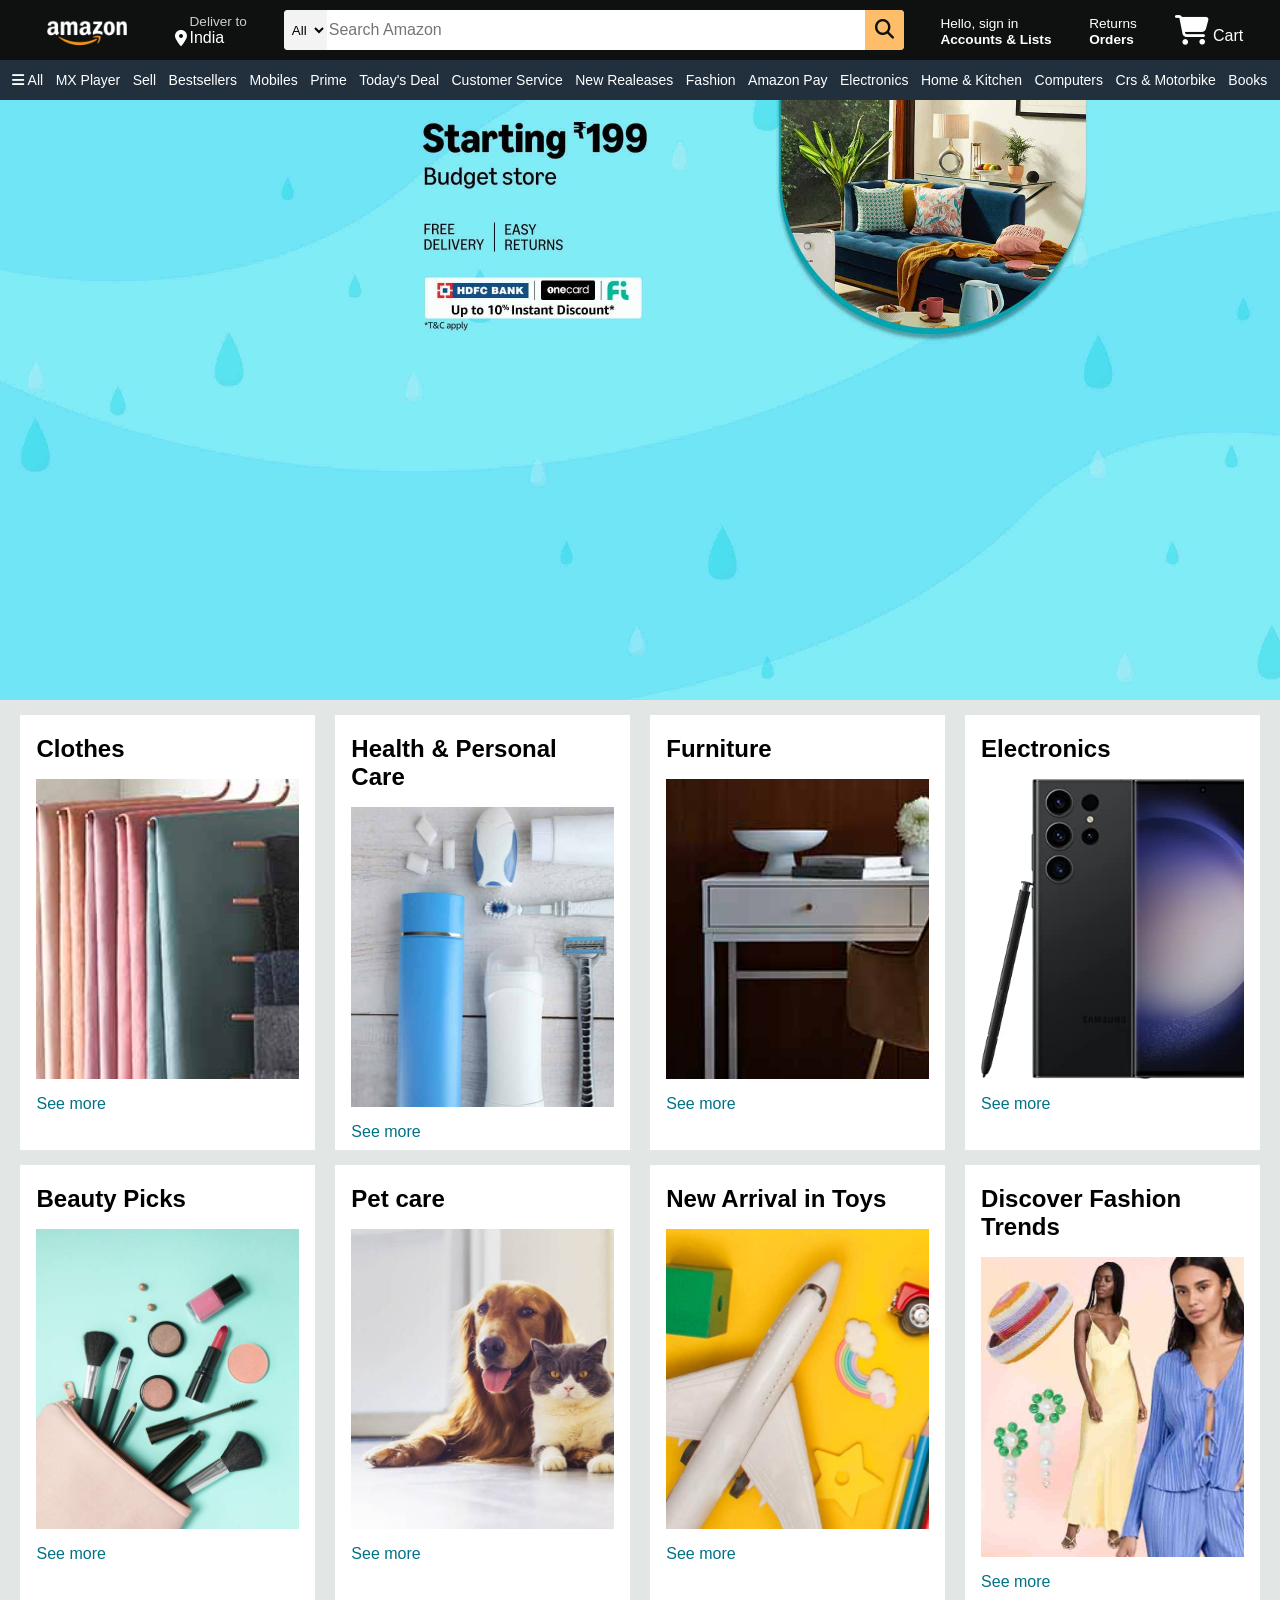
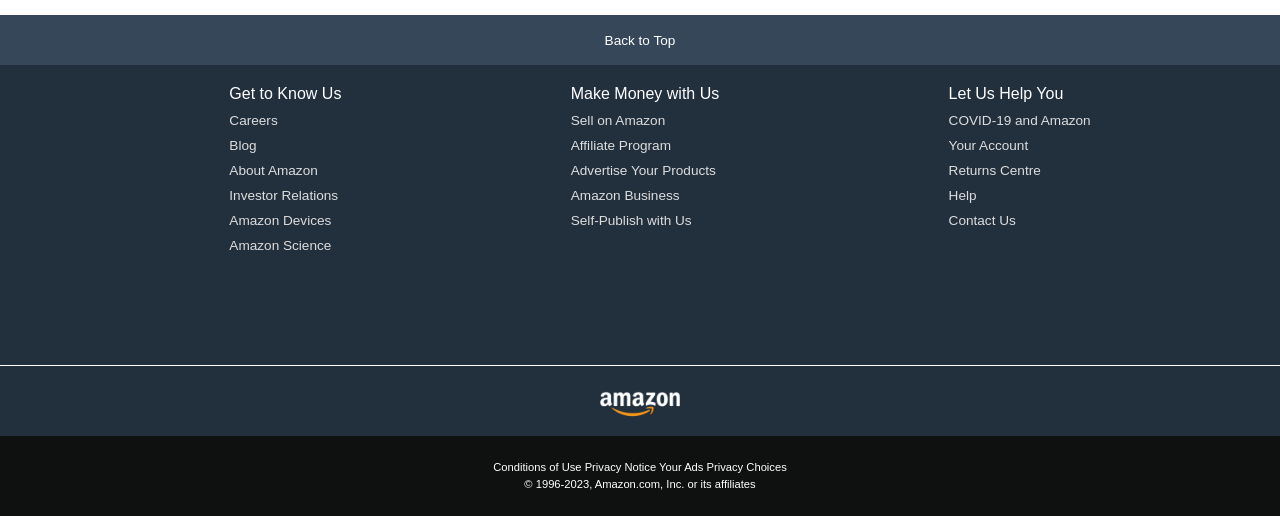
<file: index.html>
<!DOCTYPE html>
<html lang="en">
<head>
    <meta charset="UTF-8">
    <meta name="viewport" content="width=device-width, initial-scale=1.0">
    <title>Amazon clone</title>
    <link rel="stylesheet" href="https://cdnjs.cloudflare.com/ajax/libs/font-awesome/6.7.2/css/all.min.css" integrity="sha512-Evv84Mr4kqVGRNSgIGL/F/aIDqQb7xQ2vcrdIwxfjThSH8CSR7PBEakCr51Ck+w+/U6swU2Im1vVX0SVk9ABhg==" crossorigin="anonymous" referrerpolicy="no-referrer" />
    <link rel="stylesheet" href="style.css">
</head>
<body>
    <header>
        <div class="navbar">
            <div class="nav-logo border">
                <div class="logo"></div>
            </div>
            <div class="nav-address border">
                <p class="add-first">Deliver to</p>
                <div class="add-icon">
                    <i class="fa-solid fa-location-dot"></i>
                    <p class="add-second">India</p>
                </div>           
             </div>

             <div class="nav-search">
                <select class="search-select">
                    <option>All</option>
                </select>
                <input placeholder="Search Amazon" class="search-input">
                <div class="search-icon">
                    <i class="fa-solid fa-magnifying-glass"></i>
                </div>
             </div>

             <div class="nav-signin border">
                <p><span>Hello, sign in</span></p>
                <p class="nav-second">Accounts & Lists</p>
             </div>

             <div class="nav-return border">
                <p><span>Returns</span></p>
                <p class="nav-second">Orders</p>
             </div>

             <div class="nav-cart border">
                <i class="fa-solid fa-cart-shopping"></i>
                Cart
             </div>

        </div>

        <div class="panel">
            <div class="panel-all">
                <i class="fa-solid fa-bars"></i>
                All
            </div>
                <p>MX Player</p>
                <p>Sell</p>
                <p>Bestsellers</p>
                <p>Mobiles</p>
                <p>Prime</p>
                <p>Today's Deal</p>
                <p>Customer Service</p>
                <p>New Realeases</p>
                <p>Fashion</p>
                <p>Amazon Pay</p>
                <p>Electronics</p>
                <p>Home & Kitchen</p>
                <p>Computers</p>
                <p>Crs & Motorbike</p>
                <p>Books</p>
                        
            </div>

        </div>
    </header>
    <div class="hero-section">
        
    </div>

    <div class="shop-section">
        <div class="box">
            <div class="box-content">
                <h2>Clothes</h2>
                <div class="box-img" style="background-image: url('box1_image.jpg');"></div>
            <p>See more</p>
        </div>
    </div>
        
        <div class="box">
            <div class="box-content">
                <h2>Health & Personal Care</h2>
                <div class="box-img" style="background-image: url('box2_image.jpg');"></div>
            <p>See more</p>
        </div>
        </div>
        <div class="box">
            <div class="box-content">
                <h2>Furniture</h2>
                <div class="box-img" style="background-image: url('box3_image.jpg');"></div>
            <p>See more</p>
        </div>
        </div>
        <div class="box"><div class="box-content">
                <h2>Electronics</h2>
                <div class="box-img" style="background-image: url('box4_image.jpg');"></div>
            <p>See more</p>
        </div>
    </div>

    <div class="box">
            <div class="box-content">
                <h2>Beauty Picks</h2>
                <div class="box-img" style="background-image: url('box5_image.jpg');"></div>
            <p>See more</p>
        </div>
    </div>
        
        <div class="box">
            <div class="box-content">
                <h2>Pet care</h2>
                <div class="box-img" style="background-image: url('box6_image.jpg');"></div>
            <p>See more</p>
        </div>
        </div>
        <div class="box">
            <div class="box-content">
                <h2>New Arrival in Toys</h2>
                <div class="box-img" style="background-image: url('box7_image.jpg');"></div>
            <p>See more</p>
        </div>
        </div>
        <div class="box"><div class="box-content">
                <h2>Discover Fashion Trends</h2>
                <div class="box-img" style="background-image: url('box8_image.jpg');"></div>
            <p>See more</p>
        </div>
    </div>
        
    </div>

    <footer>
        <div class="foot-panel1">
            Back to Top
        </div>
        <div class="foot-panel2">
  <ul>
    <p>Get to Know Us</p>
    <a>Careers</a>
    <a>Blog</a>
    <a>About Amazon</a>
    <a>Investor Relations</a>
    <a>Amazon Devices</a>
    <a>Amazon Science</a>
  </ul>

  <ul>
    <p>Make Money with Us</p>
    <a>Sell on Amazon</a>
    <a>Affiliate Program</a>
    <a>Advertise Your Products</a>
    <a>Amazon Business</a>
    <a>Self-Publish with Us</a>
  </ul>

  <ul>
    <p>Let Us Help You</p>
    <a>COVID-19 and Amazon</a>
    <a>Your Account</a>
    <a>Returns Centre</a>
    <a>Help</a>
    <a>Contact Us</a>
  </ul>
</div>

<div class="foot-panel3">
  <div class="logo"></div>
</div>

<div class="foot-panel4">
  <div class="pages">
    <a>Conditions of Use</a>
    <a>Privacy Notice</a>
    <a>Your Ads Privacy Choices</a>
  </div>
  
  <div class="copyright">
    © 1996-2023, Amazon.com, Inc. or its affiliates
  </div>
</div>



    </footer>
    <script>
/* Search Button */
document.querySelector(".search-icon").addEventListener("click", () => {
    let searchText = document.querySelector(".search-input").value;

    if(searchText.trim() !== ""){
        alert("Searching for: " + searchText);
    } else {
        alert("Please enter something to search.");
    }
});

/* Enter key search */
document.querySelector(".search-input").addEventListener("keypress", (e) => {
    if(e.key === "Enter"){
        document.querySelector(".search-icon").click();
    }
});

/* Box Hover Animation */
const boxes = document.querySelectorAll(".box");

boxes.forEach(box => {
    box.addEventListener("mouseenter", () => {
        box.style.transform = "scale(1.05)";
        box.style.transition = "0.3s";
        box.style.boxShadow = "0 10px 20px rgba(0,0,0,0.3)";
    });

    box.addEventListener("mouseleave", () => {
        box.style.transform = "scale(1)";
        box.style.boxShadow = "none";
    });
});

/* Back To Top Button */
document.querySelector(".foot-panel1").addEventListener("click", () => {
    window.scrollTo({
        top: 0,
        behavior: "smooth"
    });
});

/* Cart Counter */
let cartCount = 0;
const cart = document.querySelector(".nav-cart");

boxes.forEach(box => {
    box.addEventListener("click", () => {
        cartCount++;
        cart.innerHTML = `<i class="fa-solid fa-cart-shopping"></i> Cart (${cartCount})`;
    });
});

/* Welcome Message */
window.addEventListener("load", () => {
    setTimeout(() => {
        alert("Welcome to Amazon Clone by Ayush Mahato 🚀");
    }, 1000);
});

/* Navbar Background Change on Scroll */
window.addEventListener("scroll", () => {
    const navbar = document.querySelector(".navbar");

    if(window.scrollY > 50){
        navbar.style.backgroundColor = "#131921";
        navbar.style.boxShadow = "0 2px 10px rgba(0,0,0,0.5)";
    } else {
        navbar.style.backgroundColor = "#0F1111";
        navbar.style.boxShadow = "none";
    }
});

/* Hero Section Slider */
const hero = document.querySelector(".hero-section");

const images = [
    "hero_image.jpg",
    "box1_image.jpg",
    "box2_image.jpg",
    "box3_image.jpg"
];

let current = 0;

setInterval(() => {
    current = (current + 1) % images.length;

    hero.style.backgroundImage = `url(${images[current]})`;
    hero.style.backgroundSize = "cover";
    hero.style.backgroundPosition = "center";
}, 3000);
</script>
</body>
</html>
</file>
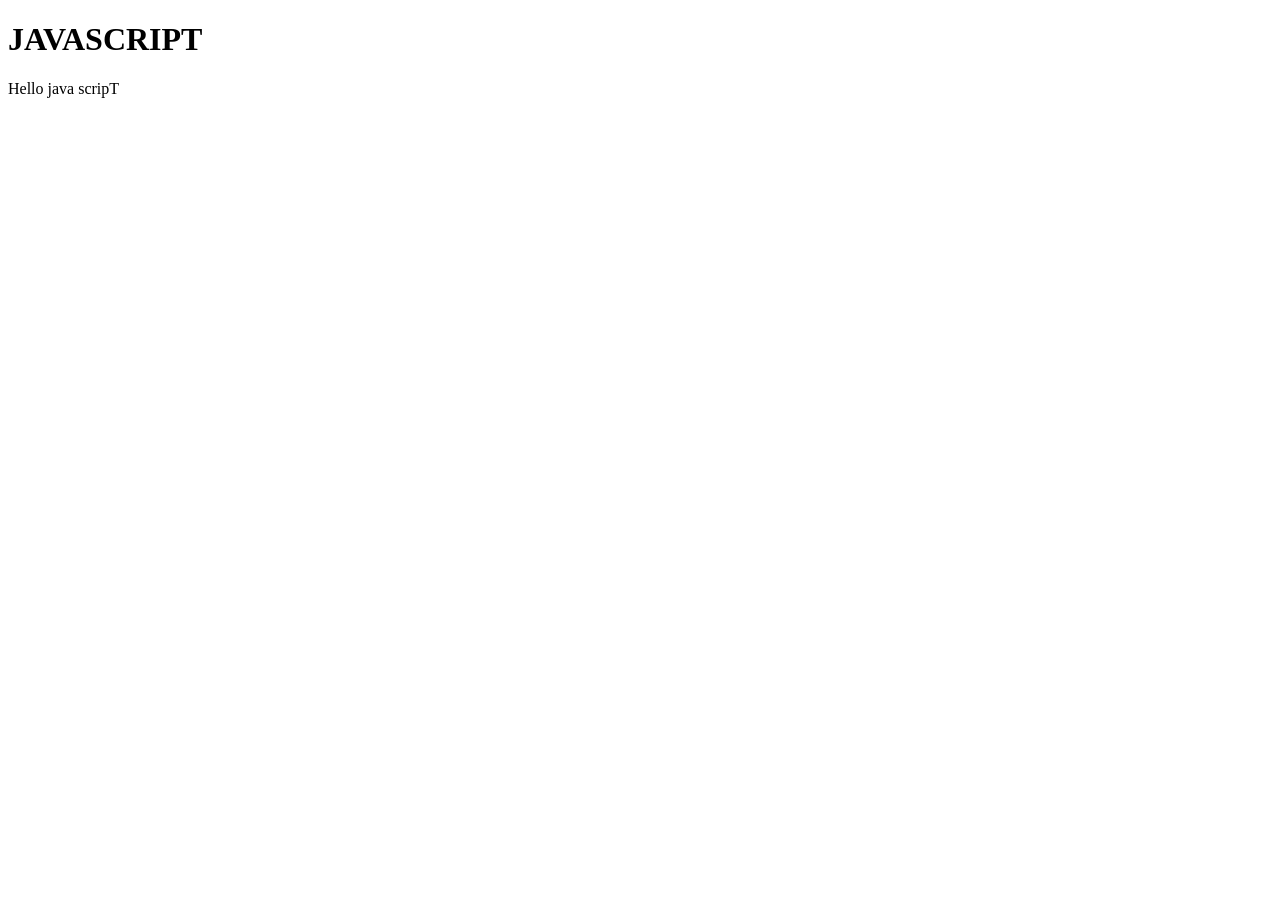
<file: demo.html>
<!DOCTYPE html>
<html lang="en">
<head>
    <meta charset="UTF-8">
    <meta name="viewport" content="width=device-width, initial-scale=1.0">
    <title>JAVASCRIPT</title>
</head>
<body>
    <h1>JAVASCRIPT</h1>
    <script> 
        var msg="Hello java scripT";
        document.write(msg);
        console.log("print the message"+msg);
      
    </script>


</body>
</html>
</file>
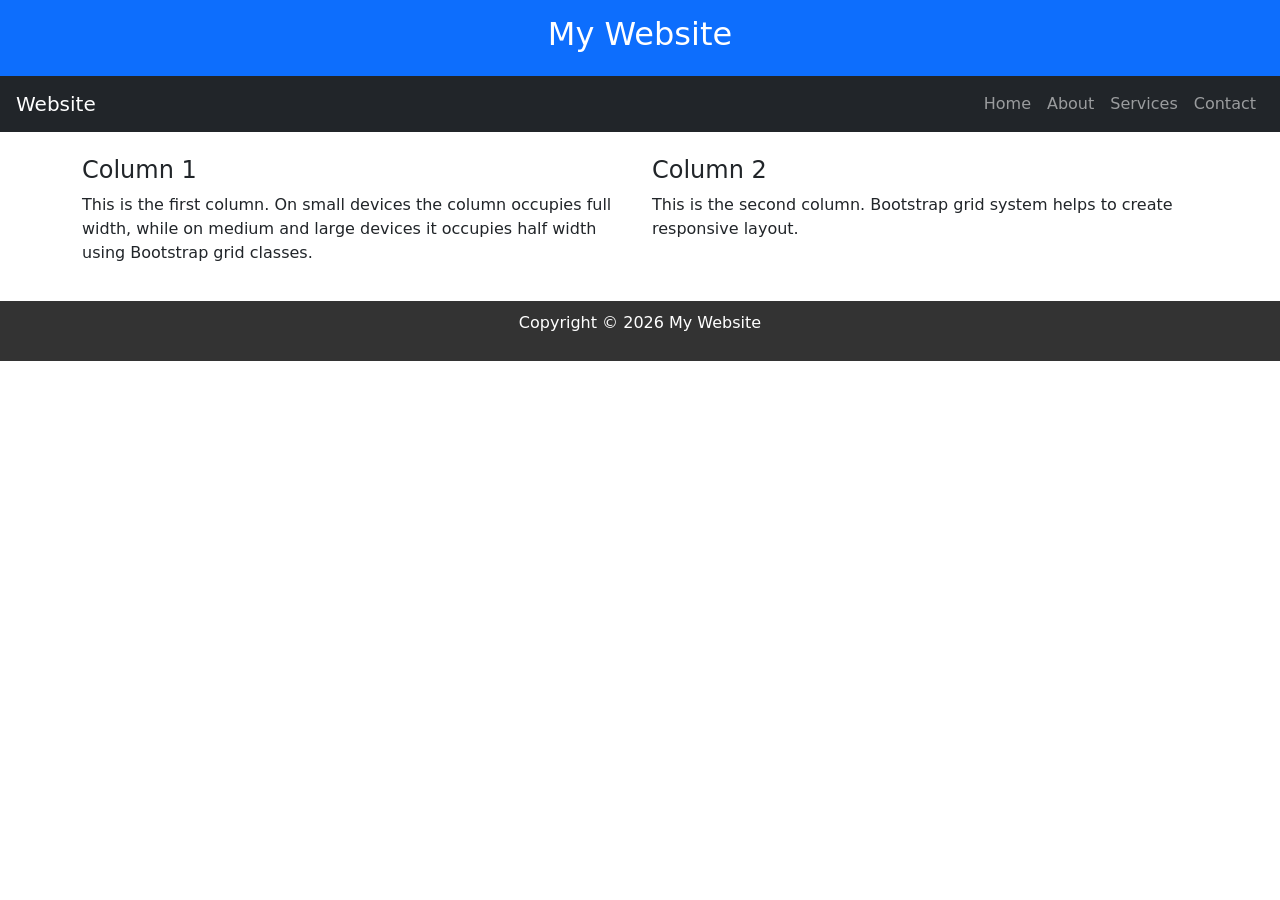
<file: experiment1.html>
<!DOCTYPE html>
<html>

<head>
    <title>Responsive Web Page using Bootstrap Grid</title>
    <meta name="viewport" content="width=device-width, initial-scale=1">

    <!-- Bootstrap CSS -->
    <link rel="stylesheet" href="https://cdn.jsdelivr.net/npm/bootstrap@5.3.2/dist/css/bootstrap.min.css">

    <style>
        header {
            background-color: #0d6efd;
            color: white;
            text-align: center;
            padding: 15px;
        }

        footer {
            background-color: #333;
            color: white;
            text-align: center;
            padding: 10px;
            margin-top: 20px;
        }
    </style>
</head>

<body>

    <!-- Header -->
    <header>
        <h2>My Website</h2>
    </header>

    <!-- Navigation -->
    <nav class="navbar navbar-dark bg-dark navbar-expand-lg">
        <a class="navbar-brand ms-3" href="#">Website</a>

        <ul class="navbar-nav ms-auto me-3">
            <li class="nav-item">
                <a class="nav-link" href="#">Home</a>
            </li>

            <li class="nav-item">
                <a class="nav-link" href="#">About</a>
            </li>

            <li class="nav-item">
                <a class="nav-link" href="#">Services</a>
            </li>

            <li class="nav-item">
                <a class="nav-link" href="#">Contact</a>
            </li>
        </ul>
    </nav>

    <!-- Content -->
    <div class="container mt-4">
        <div class="row">
            <div class="col-md-6 col-sm-12">
                <h4>Column 1</h4>
                <p>
                    This is the first column.
                    On small devices the column occupies full width, while on medium and
                    large devices it occupies half width using Bootstrap grid classes.
                </p>
            </div>

            <div class="col-md-6 col-sm-12">
                <h4>Column 2</h4>
                <p>
                    This is the second column.
                    Bootstrap grid system helps to create responsive layout.
                </p>
            </div>
        </div>
    </div>

    <!-- Footer -->
    <footer>
        <p>Copyright © 2026 My Website</p>
    </footer>

</body>

</html>
</file>
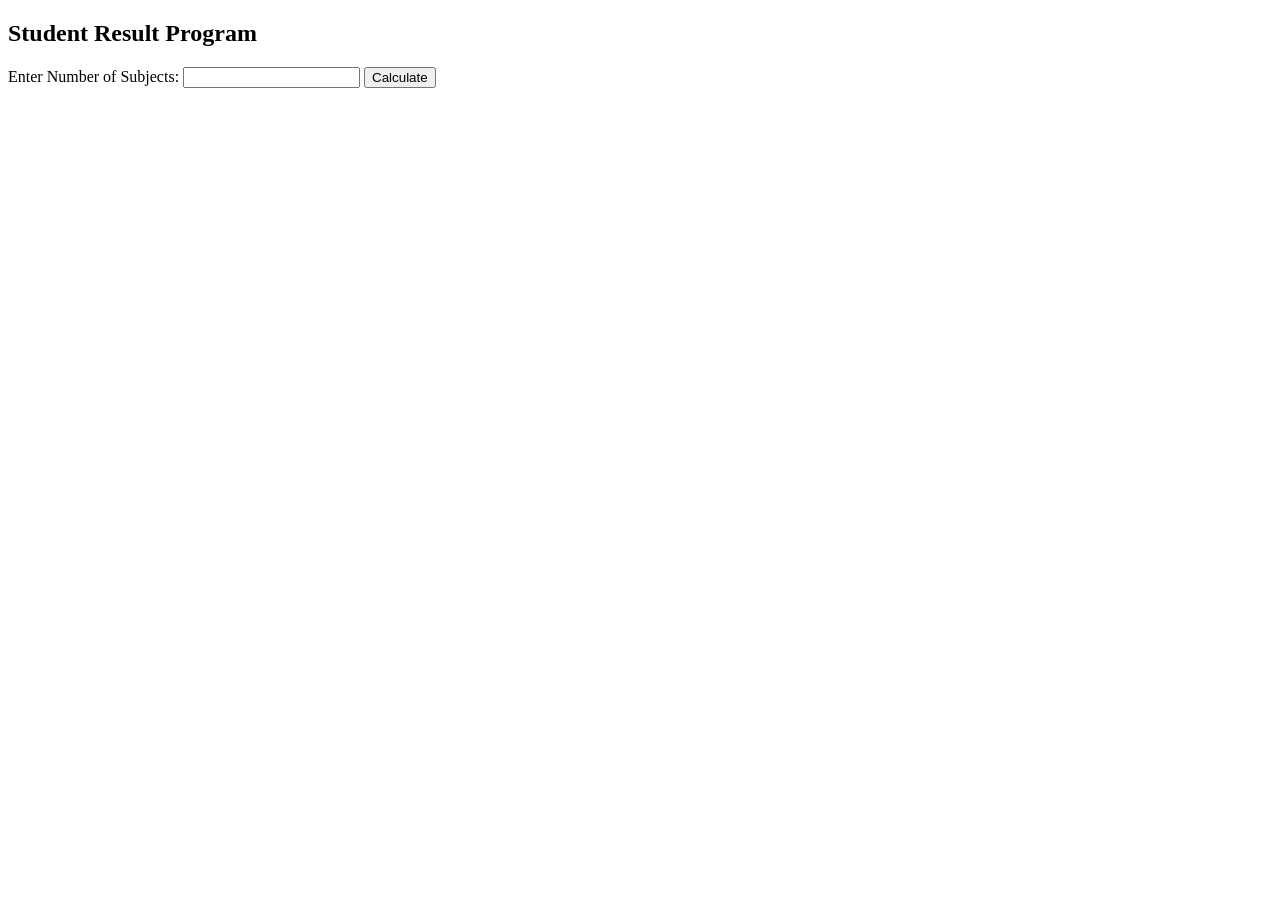
<file: experiment4.html>
<!DOCTYPE html>
<html>

<head>
    <title>Student Result</title>
</head>

<body>
    <h2>Student Result Program</h2>
    Enter Number of Subjects:
    <input type="number" id="sub">
    <button onclick="result()">Calculate</button>
    <p id="output"></p>
    <script>
        function result() {
            var subjects = document.getElementById("sub").value;
            var total = 0;
            for (var i = 1; i <= subjects; i++) {
            }
            var marks = prompt("Enter marks of subject " + i);
            total = total + Number(marks);
            var average = total / subjects;
            var grade;
            if (average >= 60) {
            }
            grade = "A"; 
else if (average >= 50) {
            }
            grade = "B"; 
else if (average >= 40) {
            }
            grade = "C"; 
else
            {
            }
            grade = "Fail";
            document.getElementById("output").innerHTML =
                "Total Marks = " + total + "<br>" +
                "Average Marks = " + average + "<br>" +
                "Grade = " + grade;
        } 
    </script>
</body>

</html>
</file>
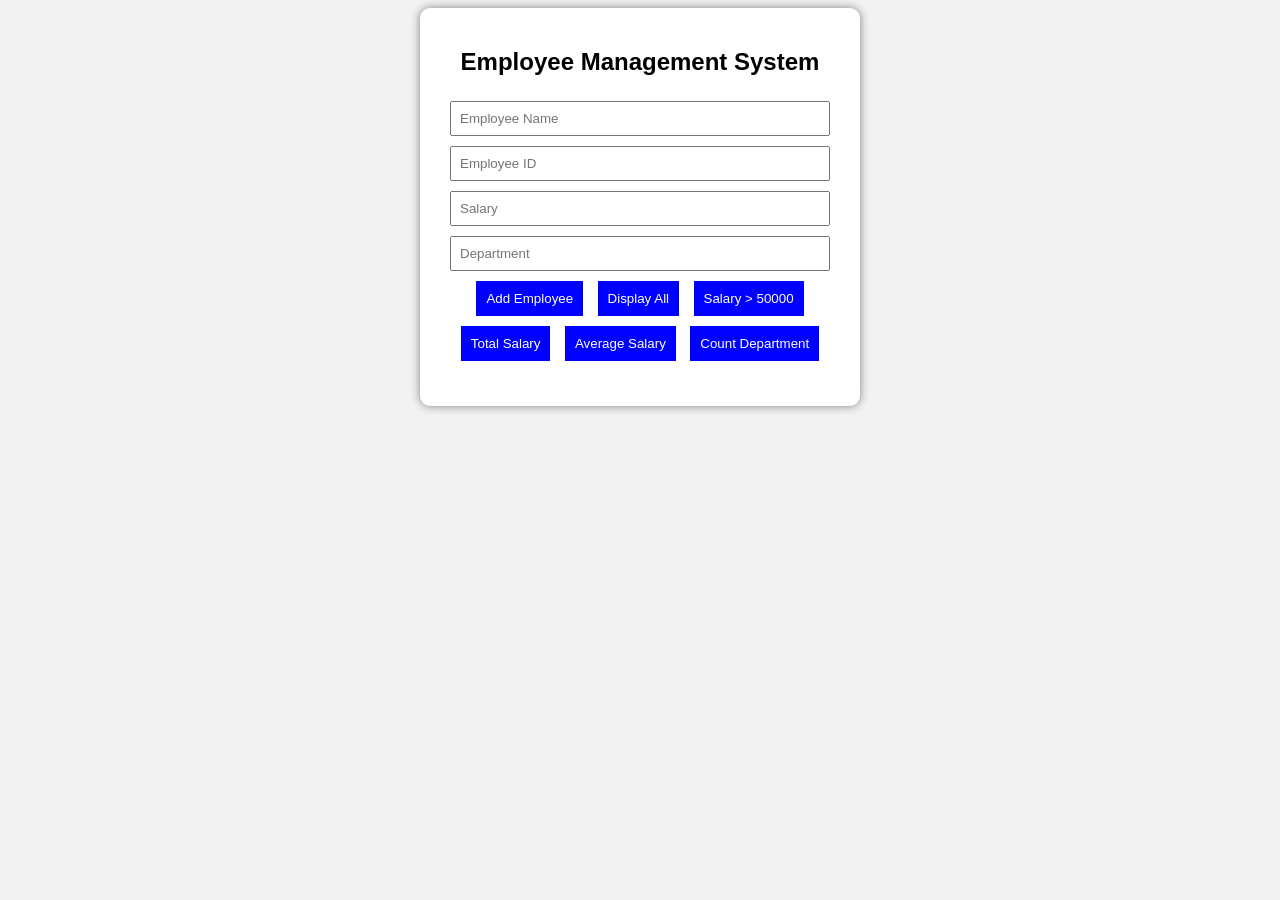
<file: experiment5.html>
<!DOCTYPE html>
<html>

<head>
    <title>Employee Management</title>
    <style>
        body {
            font-family: Arial;
            background: #f2f2f2;
            text-align: center;
        }

        .container {
            width: 400px;
            margin: auto;
            background: white;
            padding: 20px;
            border-radius: 10px;
            box-shadow: 0px 0px 10px gray;
        }

        input {
            width: 90%;
            padding: 8px;
            margin: 5px;
        }

        button {
            padding: 10px;
            margin: 5px;
            background: blue;
            color: white;
            border: none;
            cursor: pointer;
        }

        #result {
            margin-top: 20px;
            text-align: left;
        }
    </style>
</head>

<body>
    <div class="container">
        <h2>Employee Management System</h2>
        <input type="text" id="name" placeholder="Employee Name">
        <input type="text" id="id" placeholder="Employee ID">
        <input type="number" id="salary" placeholder="Salary">
        <input type="text" id="dept" placeholder="Department">
        <br>
        <button onclick="addEmployee()">Add Employee</button>
        <button onclick="displayEmployees()">Display All</button>
        <button onclick="filterSalary()">Salary > 50000</button>
        <button onclick="totalSalary()">Total Salary</button>
        <button onclick="averageSalary()">Average Salary</button>
        <button onclick="countDepartment()">Count Department</button>
        <div id="result"></div>
    </div>
    <script>
        let employees = [];
        function addEmployee() {
            let name = document.getElementById("name").value;
            let id = document.getElementById("id").value;
            let salary = parseInt(document.getElementById("salary").value);
            let dept = document.getElementById("dept").value;
            let emp = {
                name: name,
                id: id,
                salary: salary,
                department: dept
            };
            employees.push(emp);
            alert("Employee Added");
        }
        function displayEmployees() {
            let output = "";
            for (let emp of employees) {
                output += emp.name + " | " + emp.id + " | " + emp.salary + " | 
                "+emp.department+" < br > "; 
            }
            document.getElementById("result").innerHTML = output;
        }
        function filterSalary() {
            let filtered = employees.filter(e => e.salary > 50000);
            let output = "";
            for (let emp of filtered) {
                output += emp.name + " | " + emp.salary + "<br>";
            }
            document.getElementById("result").innerHTML = output;
        }
        function totalSalary() {
            let total = 0;
            for (let emp of employees) {
                total += emp.salary;
            }
            document.getElementById("result").innerHTML = "Total Salary = " + total;
        }
        function averageSalary() {
            let total = 0;
            for (let emp of employees) {
                total += emp.salary;
            }
            let avg = total / employees.length;
            document.getElementById("result").innerHTML = "Average Salary = " + avg;
        }
        function countDepartment() {
            let dept = prompt("Enter Department Name");
            let count = 0;
            for (let emp of employees) {
                if (emp.department == dept) {
                    count++;
                }
            }
            document.getElementById("result").innerHTML = "Employees in " + dept + " = 
            "+count; 
        } 
    </script>
</body>

</html>
</file>
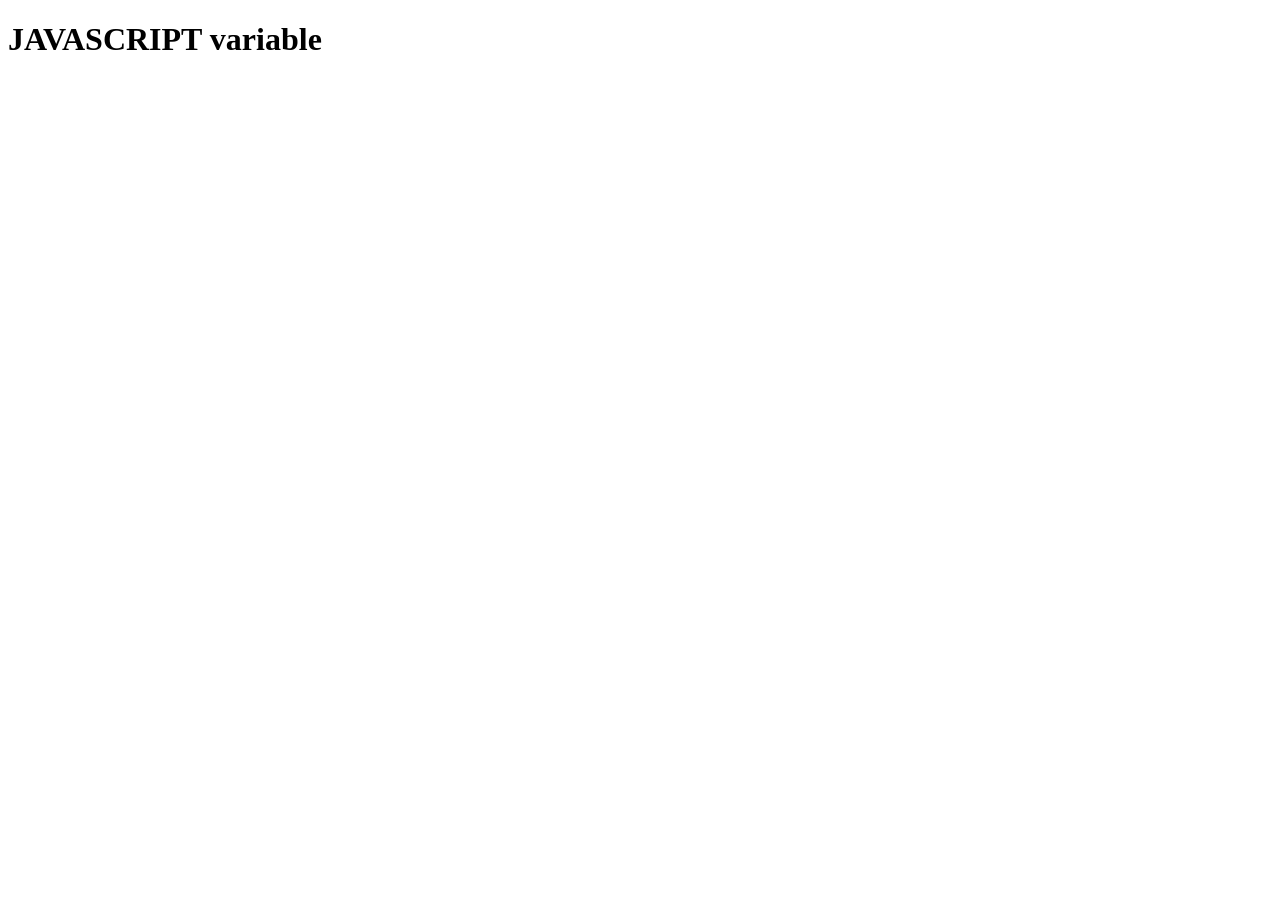
<file: jsVar.html>
<!DOCTYPE html>
<html lang="en">
<head>
    <meta charset="UTF-8">
    <meta name="viewport" content="width=device-width, initial-scale=1.0">
    <title>JAVASCRIPT</title>
</head>
<body>
    <h1>JAVASCRIPT variable</h1>
    <script> 
       // var defination
       // var container in js

       var myname="ABES";
       document.write(myName);
       console.log(myName)
      
       //JS execution and scope (global and local)

       funtion demo(){
        var msg="Thanks" //local
        console.log(msg);

       }
      demo();
     //var declartion using let and const
     let msg2="thanks again";
     console.log(msg2);

     const msg3="thanks to my visit";
          console.log(msg3);
 </script>


</body>
</html>
</file>
<file: style.css>
*{
    margin:0;
    font-family:Arial, Helvetica, sans-serif;
    border:border-box;
}

.navbar{
    height:60px;
    color:white;
    background-color:#0F1111;
    display:flex;
    align-items:center;
    justify-content: space-evenly;
}
/* box1 */
.nav-logo{
    height:50px;
    width:100px

}

.logo{
    background-image:url("amazon_logo.png");
    height:50px;
    width:100%;
    background-size:cover;
}

.border{
    border:1.5px solid transparent
}
.border:hover{
        border:1.5px solid white
    }

/* box2 */
.add-first{
    color:#cccccc;
    font-size:0.85rem;
    margin-left:15px;

}
.add-second{
    
    font-size:1rem;
    margin-left:3px;
}
.add-icon{
    display:flex;
    align-items:center;
}

/* box3 */
.nav-search{
    display:flex;
    justify-content:space-evenly;
    width: 620px;
    height: 40px;
    border-radius:4px;
    background-color:pink


}

.search-select{
    background-color:#f3f3f3;
    width:50px;
    text-align:center;
    border-top-left-radius:4px;
    border-bottom-left-radius:4px;
    border:none;
}

.search-input{
    width:100%;
    font-size:1rem;
    border:none;
}

.search-icon{
    width: 45px;
    display: flex;
    justify-content:center;
    align-items: center;
    font-size: 1.2rem;
    background-color:#febd68;
    border-top-right-radius:4px;
    border-bottom-right-radius:4px;
    color:#0f1111
}

.nav-search:hover {
    border: 2px solid orange;
}
/* box4 */
span {
    font-size: 0.85rem;
}

.nav-second {
    font-size: 0.85rem;
    font-weight: 700;
}

/* box6 */
.nav-cart i {
    font-size:30px;
}

.navcart{
    font-size:0.85rem;
    font-weight:700;
}

/* panel */
.panel{
    height:40px;
    background-color:#222f3d;
    display:flex;
    color:white;
    align-items:center;
    justify-content: space-evenly;
    font-size:14px;
    
}

.panel-all{
    font-family: Arial, Helvetica, sans-serif
}
.panel-opts p{
    display:flex;
    justify-content:space-evenly;
}

.panel-opts {
    width:70%;
    font-size: 0.85rem;
}

/* hero-section */
.hero-section{
    background-image: url("hero-image.jpg");
    background-size: cover;
    height:600px;
}

/* shop-section */
.shop-section {
    display: flex;
    flex-wrap: wrap;
    justify-content: space-evenly;
    background-color: #e2e7e6;
    
}

.box{
    /* border: 2px solid black; */
    height:400px;
    width:23%;
    background-color:white;
    padding: 20px 0px 15px;
    margin-top: 15px;

    
}

.box-img{
    height: 300px;
    background-size: cover;
    margin-top:1rem;
    margin-bottom: 1rem;
}

.box-content {
    margin-left: 1rem;
    margin-right: 1rem
}

.box-content p{
    color: #007185;
}

/* footer */
footer {
  margin-top: 15px;
}

.foot-panel1 {
  background-color: #37475a;
  color: white;
  height: 50px;
  display: flex;
  justify-content: center;
  align-items: center;
  font-size: 0.85rem;
}

.foot-panel2 {
  background-color: #222f3d;
  color: white;
  height: 300px;
  display: flex;
  justify-content: space-evenly;
}

ul {
  margin-top: 20px;
}

ul a {
  display: block;
  font-size: 0.85rem;
  margin-top: 10px;
  color: #dddddd;
}

.foot-panel3 {
  background-color: #222f3d;
  color: white;
  border-top: 0.5px solid white;
  height: 70px;
  display: flex;
  justify-content: center;
  align-items: center;
}

.logo {
  background-image: url("amazon_logo.png");
  background-size: cover;
  height: 50px;
  width: 100px;
}

.foot-panel4 {
  background-color: #0f1111;
  color: white;
  height: 80px;
  font-size: 0.7rem;
  text-align: center;
}

.pages {
  padding-top: 25px;
}

.copyright {
  padding-top: 5px;
}
</file>
